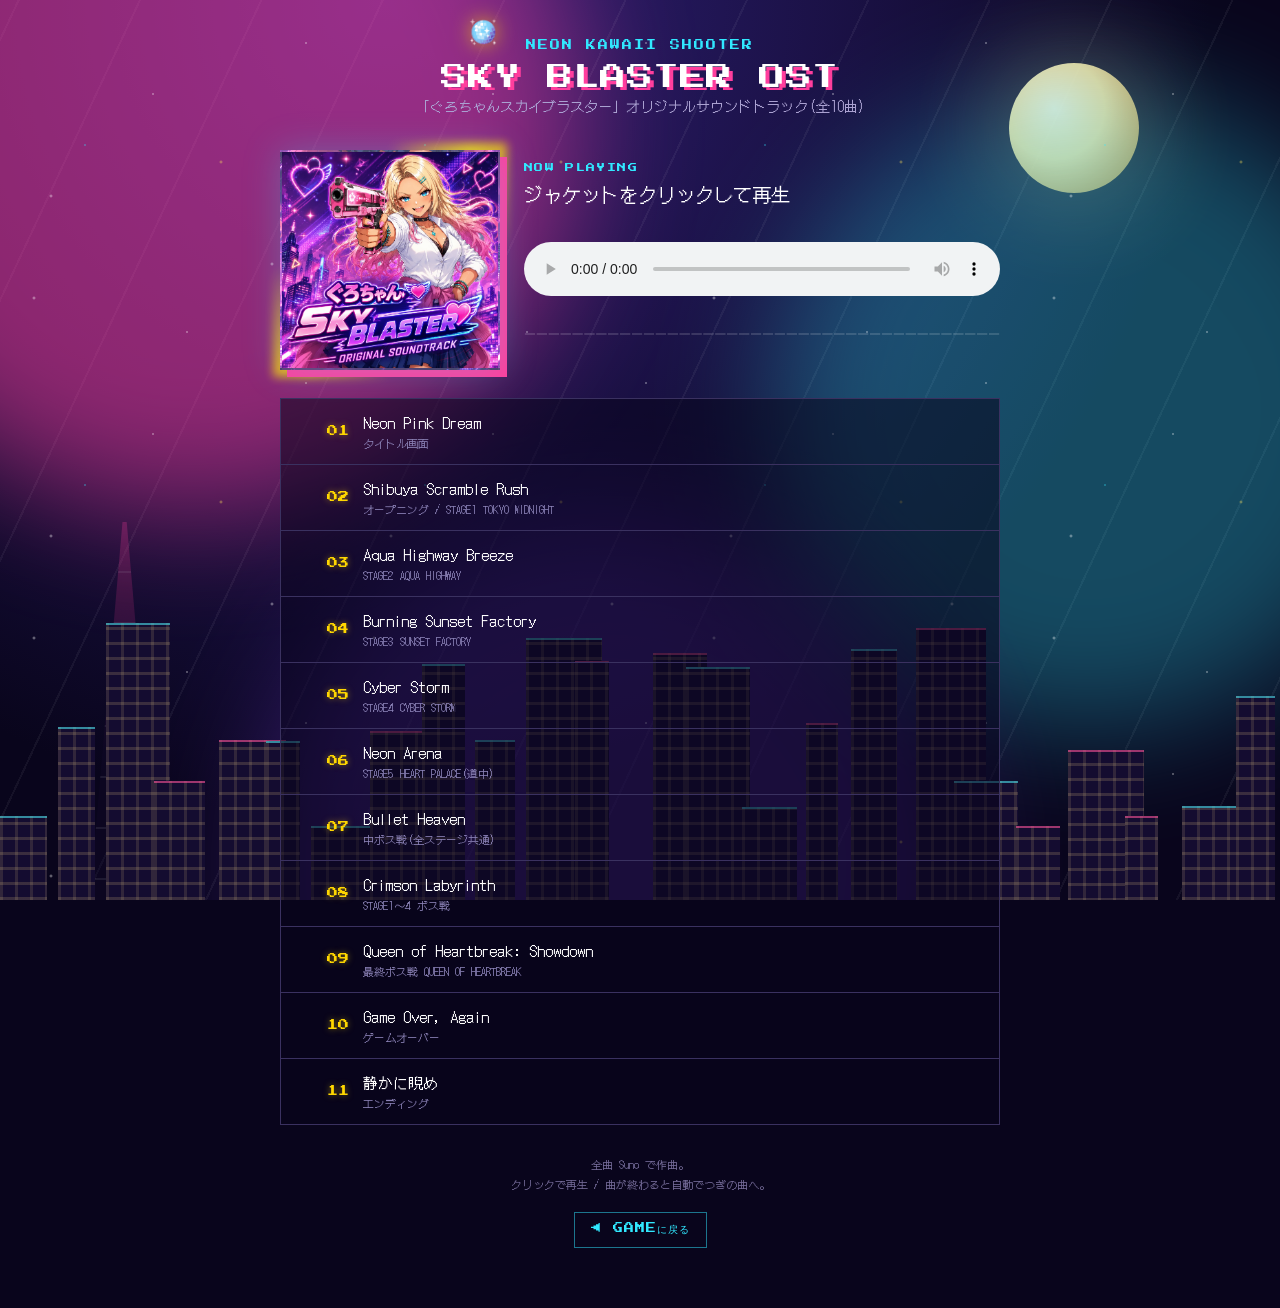
<file: soundtrack.html>
<!doctype html>
<html lang="ja">
  <head>
    <meta charset="UTF-8" />
    <meta name="viewport" content="width=device-width, initial-scale=1" />
    <meta name="theme-color" content="#120b2e" />
    <meta name="robots" content="noindex, nofollow" />
    <title>GRO-CHAN SKY BLASTER ✦ SOUNDTRACK</title>
    <style>
      @import url('https://fonts.googleapis.com/css2?family=DotGothic16&family=Press+Start+2P&display=swap');

      :root { --pink: #ff3e9d; --cyan: #31e8ff; --yellow: #ffe15a; --gold: #ffd700; }
      * { box-sizing: border-box; }
      html, body {
        margin: 0; min-height: 100%;
        background: #09051c;
        color: white; font-family: "DotGothic16", monospace;
        overflow-x: hidden;
      }

      /* Animated backdrop, built from the same visual language as the game's
         title screen: a soft moon, a tower silhouette, a drifting neon-lit
         skyline, diagonal light rays, glow blobs and a slow starfield. */
      .bg {
        position: fixed; inset: 0; z-index: 0; overflow: hidden;
        background: radial-gradient(circle at 30% 0%, #302078, #09051c 65%);
      }
      .bg .rays {
        position: absolute; inset: -20% -30%;
        background: repeating-linear-gradient(115deg, rgba(255,255,255,.05) 0 2px, transparent 2px 110px);
        animation: raysPan 46s linear infinite;
      }
      @keyframes raysPan { from { transform: translateX(0); } to { transform: translateX(320px); } }
      .bg .moon {
        position: absolute; top: 7%; right: 11%; width: 130px; height: 130px; border-radius: 50%;
        background: radial-gradient(circle at 35% 35%, #fffce0, #ffe9a8 42%, #d8ab5e 78%, transparent 80%);
        box-shadow: 0 0 90px 22px rgba(255, 230, 150, .22);
        opacity: .9;
      }
      .bg .tower {
        position: absolute; left: 7%; bottom: 0; width: 70px; height: 42vh;
        clip-path: polygon(47% 0%, 53% 0%, 100% 100%, 0% 100%);
        background: linear-gradient(180deg, rgba(255,62,157,.5), rgba(20,10,45,.65) 60%);
        opacity: .5;
      }
      .bg .tower::before {
        content: ''; position: absolute; inset: 0;
        background: repeating-linear-gradient(180deg, transparent 0 13%, rgba(255,255,255,.16) 13% calc(13% + 2px));
      }
      .bg .glow { position: absolute; border-radius: 50%; filter: blur(60px); opacity: .5; }
      .bg .glow.a { width: 60vw; height: 60vw; left: -15vw; top: -20vw; background: #ff3e9d; animation: drift1 22s ease-in-out infinite; }
      .bg .glow.b { width: 50vw; height: 50vw; right: -10vw; top: 10vh; background: #31e8ff; opacity: .3; animation: drift2 26s ease-in-out infinite; }
      .bg .glow.c { width: 55vw; height: 55vw; left: 20vw; bottom: -25vw; background: #7b3fe4; opacity: .35; animation: drift3 30s ease-in-out infinite; }
      @keyframes drift1 { 0%,100% { transform: translate(0,0) scale(1); } 50% { transform: translate(6vw,8vh) scale(1.15); } }
      @keyframes drift2 { 0%,100% { transform: translate(0,0) scale(1); } 50% { transform: translate(-8vw,4vh) scale(1.1); } }
      @keyframes drift3 { 0%,100% { transform: translate(0,0) scale(1); } 50% { transform: translate(5vw,-6vh) scale(1.08); } }
      .bg .stars {
        position: absolute; inset: -50% 0 0 0; height: 200%;
        background-image:
          radial-gradient(2px 2px at 10% 20%, #fff, transparent),
          radial-gradient(2px 2px at 80% 10%, #fff, transparent),
          radial-gradient(1.5px 1.5px at 45% 60%, #fff, transparent),
          radial-gradient(2px 2px at 65% 80%, #ffe15a, transparent),
          radial-gradient(1.5px 1.5px at 25% 75%, #31e8ff, transparent),
          radial-gradient(1.5px 1.5px at 90% 45%, #fff, transparent),
          radial-gradient(2px 2px at 15% 90%, #fff, transparent),
          radial-gradient(1.5px 1.5px at 55% 30%, #fff, transparent);
        background-repeat: repeat; background-size: 340px 340px;
        opacity: .55; animation: starDrift 60s linear infinite;
      }
      @keyframes starDrift { from { transform: translateY(0); } to { transform: translateY(340px); } }

      /* Bubble-era glitz: rising gold/pink/cyan bubbles + twinkling sparkles,
         a spinning disco ball, and a shimmer sweep across the wordmark. */
      .bg .bubble {
        position: absolute; bottom: -60px; border-radius: 50%;
        border: 1px solid rgba(255,223,120,.65);
        background: radial-gradient(circle at 32% 28%, rgba(255,255,255,.95), rgba(255,215,0,.55) 40%, rgba(255,180,60,.2) 65%, transparent 78%);
        animation: bubbleRise linear infinite, bubbleTwinkle 2.6s ease-in-out infinite;
      }
      @keyframes bubbleRise { from { transform: translateY(0); } to { transform: translateY(-115vh); } }
      @keyframes bubbleTwinkle { 0%, 100% { opacity: .35; } 50% { opacity: .9; } }

      .discoball {
        position: absolute; top: 18px; left: 50%; margin-left: -172px;
        font-size: 24px; line-height: 1; filter: drop-shadow(0 0 10px rgba(255,215,0,.7));
        animation: discoSpin 5s linear infinite, discoBob 2.6s ease-in-out infinite;
      }
      @keyframes discoSpin { from { transform: rotate(0deg); } to { transform: rotate(360deg); } }
      @keyframes discoBob { 0%, 100% { margin-top: 0; } 50% { margin-top: -6px; } }
      #bubbles { position: absolute; inset: 0; }

      /* Neon skyline: generated buildings anchored to the bottom, echoing the
         in-game city backdrop. Each gets a random height/width and a lit
         window grid tinted pink or cyan. */
      .bg .skyline { position: absolute; left: 0; right: 0; bottom: 0; height: 38vh; }
      .bg .building {
        position: absolute; bottom: 0; background-color: #140c30;
        border-top: 2px solid var(--accent, rgba(255,255,255,.25));
        background-image:
          repeating-linear-gradient(0deg, rgba(255,222,140,.16) 0 3px, transparent 3px 15px),
          repeating-linear-gradient(90deg, rgba(255,222,140,.12) 0 3px, transparent 3px 15px);
        transform-origin: center bottom; will-change: transform;
      }

      .wrap { position: relative; max-width: 760px; margin: 0 auto; padding: 40px 20px 60px; }
      .eyebrow { color: var(--cyan); font: 10px "Press Start 2P", monospace; letter-spacing: .2em; text-align: center; }
      h1 {
        position: relative; overflow: hidden;
        margin: 14px 0 6px; text-align: center; font: 26px "Press Start 2P", monospace;
        color: white; text-shadow: 4px 4px 0 var(--pink); letter-spacing: .02em;
      }
      h1::after {
        content: ''; position: absolute; top: 0; left: -60%; width: 45%; height: 100%;
        background: linear-gradient(100deg, transparent, rgba(255,255,255,.85), rgba(255,215,0,.85), transparent);
        transform: skewX(-20deg); mix-blend-mode: overlay;
        animation: shimmerSweep 3.6s ease-in-out infinite;
      }
      @keyframes shimmerSweep { 0% { left: -60%; } 55%, 100% { left: 130%; } }
      .sub { text-align: center; color: #aaa1d1; font-size: 14px; margin: 0 0 34px; }

      /* Album jacket: click to play/pause the current track. Pulses with a
         soft glow while playing, shows a play/pause glyph on hover so it
         reads as a button (no spin — there's a wordmark on it to keep upright). */
      .player-panel { display: flex; gap: 24px; align-items: center; margin-bottom: 28px; flex-wrap: wrap; }
      .jacket-frame { position: relative; width: 220px; height: 220px; flex: none; }
      .jacket-frame::before {
        content: ''; position: absolute; inset: -7px;
        background: conic-gradient(from 0deg,
          transparent 0%, var(--gold) 10%, transparent 24%,
          transparent 50%, var(--gold) 60%, transparent 74%, transparent 100%);
        filter: blur(5px); opacity: .9; animation: goldSpin 6s linear infinite;
      }
      @keyframes goldSpin { from { transform: rotate(0deg); } to { transform: rotate(360deg); } }
      .jacket {
        width: 100%; height: 100%; cursor: pointer; position: relative; overflow: hidden;
        background-image: url('assets/images/ost_jacket.webp');
        background-size: cover; background-position: center;
        box-shadow: 0 0 34px rgba(49, 232, 255, .25), 7px 7px 0 var(--pink);
        border: 2px solid rgba(255, 255, 255, .25);
        transition: transform .15s, box-shadow .4s;
      }
      .jacket:hover { transform: translate(-2px, -2px); }
      .jacket:active { transform: translate(1px, 1px); }
      .jacket.is-playing { animation: jacketPulse 2.4s ease-in-out infinite; }
      @keyframes jacketPulse {
        0%, 100% { box-shadow: 0 0 34px rgba(49, 232, 255, .25), 7px 7px 0 var(--pink); }
        50% { box-shadow: 0 0 52px rgba(49, 232, 255, .5), 7px 7px 0 var(--pink); }
      }
      .jacket .glyph {
        position: absolute; inset: 0; display: flex; align-items: center; justify-content: center;
        background: rgba(9, 5, 28, 0); color: white; font-size: 34px; opacity: 0; transition: opacity .15s, background .15s;
      }
      .jacket:hover .glyph, .jacket:focus-visible .glyph { opacity: 1; background: rgba(9, 5, 28, .35); }

      .now-playing { flex: 1; min-width: 220px; }
      .now-playing .label { color: var(--cyan); font: 9px "Press Start 2P", monospace; letter-spacing: .15em; }
      .now-playing .title { margin: 8px 0 2px; font-size: 19px; color: white; }
      .now-playing .scene { color: #bdb5e0; font-size: 13px; margin: 0 0 14px; }
      audio { width: 100%; filter: invert(0); }
      #visualizer { display: block; width: 100%; height: 46px; margin-top: 10px; }

      .tracklist { position: relative; list-style: none; margin: 0; padding: 0; border: 1px solid #3a3160; background: rgba(9,5,28,.55); }
      .track {
        display: flex; align-items: center; gap: 14px;
        padding: 13px 16px; cursor: pointer;
        border-bottom: 1px solid #3a3160;
        transition: background .12s;
      }
      .track:last-child { border-bottom: none; }
      .track:hover { background: rgba(255, 62, 157, .14); }
      .track.is-active { background: rgba(49, 232, 255, .16); box-shadow: inset 3px 0 0 var(--gold); }
      .track .num { color: var(--gold); font: 11px "Press Start 2P", monospace; min-width: 22px; text-shadow: 0 0 6px rgba(255,215,0,.5); }
      .track .info { flex: 1; min-width: 0; }
      .track .name { color: white; font-size: 15px; }
      .track .scene-tag { color: #8d84b8; font-size: 11px; margin-top: 2px; }
      .track .playmark { color: var(--pink); font-size: 13px; width: 16px; text-align: center; }

      footer { position: relative; margin-top: 30px; text-align: center; }
      footer p { color: #756c99; font-size: 11px; line-height: 1.8; }
      .back-link {
        display: inline-block; margin-top: 6px; color: var(--cyan); text-decoration: none;
        font: 10px "Press Start 2P", monospace; letter-spacing: .1em; border: 1px solid rgba(49,232,255,.5);
        padding: 10px 16px;
      }
      .back-link:hover { color: white; border-color: white; }
    </style>
  </head>
  <body>
    <div class="bg">
      <div class="rays"></div>
      <div class="moon"></div>
      <div class="tower"></div>
      <div class="glow a"></div>
      <div class="glow b"></div>
      <div class="glow c"></div>
      <div class="stars"></div>
      <div class="skyline" id="skyline"></div>
      <div class="discoball">🪩</div>
      <div id="bubbles"></div>
    </div>

    <div class="wrap">
      <div class="eyebrow">NEON KAWAII SHOOTER</div>
      <h1>SKY BLASTER OST</h1>
      <p class="sub">「ぐろちゃんスカイブラスター」オリジナルサウンドトラック(全10曲)</p>

      <div class="player-panel">
        <div class="jacket-frame">
          <div class="jacket" id="jacket" role="button" tabindex="0" aria-label="再生・一時停止">
            <div class="glyph" id="jacketGlyph">▶</div>
          </div>
        </div>
        <div class="now-playing">
          <div class="label">NOW PLAYING</div>
          <div class="title" id="npTitle">ジャケットをクリックして再生</div>
          <div class="scene" id="npScene">&nbsp;</div>
          <audio id="player" controls></audio>
          <canvas id="visualizer" width="600" height="92"></canvas>
        </div>
      </div>

      <ul class="tracklist" id="tracklist"></ul>

      <footer>
        <p>全曲 Suno で作曲。<br />クリックで再生 / 曲が終わると自動でつぎの曲へ。</p>
        <a class="back-link" href="index.html">◀ GAMEに戻る</a>
      </footer>
    </div>

    <script>
      const TRACKS = [
        { file: 'Neon Pink Dreams.mp3', title: 'Neon Pink Dream', scene: 'タイトル画面' },
        { file: 'Neon Arcade Rush.mp3', title: 'Shibuya Scramble Rush', scene: 'オープニング / STAGE1 TOKYO MIDNIGHT' },
        { file: 'Aqua Highway Breeze.mp3', title: 'Aqua Highway Breeze', scene: 'STAGE2 AQUA HIGHWAY' },
        { file: 'Burning Sunset Factory.mp3', title: 'Burning Sunset Factory', scene: 'STAGE3 SUNSET FACTORY' },
        { file: 'Neon Demoness.mp3', title: 'Cyber Storm', scene: 'STAGE4 CYBER STORM' },
        { file: 'Neon Arena.mp3', title: 'Neon Arena', scene: 'STAGE5 HEART PALACE(道中)' },
        { file: 'Neon Bullet Heaven.mp3', title: 'Bullet Heaven', scene: '中ボス戦(全ステージ共通)' },
        { file: 'The Crimson Labyrinth.mp3', title: 'Crimson Labyrinth', scene: 'STAGE1〜4 ボス戦' },
        { file: 'Red Planet Showdown.mp3', title: 'Queen of Heartbreak: Showdown', scene: '最終ボス戦 QUEEN OF HEARTBREAK' },
        { file: 'Game Over, Again.mp3', title: 'Game Over, Again', scene: 'ゲームオーバー' },
        { file: '静かに睨め.mp3', title: '静かに睨め', scene: 'エンディング' },
      ];

      const player = document.querySelector('#player');
      const npTitle = document.querySelector('#npTitle');
      const npScene = document.querySelector('#npScene');
      const list = document.querySelector('#tracklist');
      const jacket = document.querySelector('#jacket');
      const jacketGlyph = document.querySelector('#jacketGlyph');
      let current = -1;

      // Neon skyline: random-height buildings anchored to the bottom of the
      // viewport, echoing the game's procedural city backdrop. Kept in
      // `buildings` so the audio loop below can grow/shrink them like a
      // giant equalizer synced to the currently playing track.
      const buildings = [];
      (function buildSkyline() {
        const skyline = document.querySelector('#skyline');
        const count = 24;
        for (let i = 0; i < count; i++) {
          const b = document.createElement('div');
          b.className = 'building';
          const w = 32 + Math.random() * 46;
          const h = 70 + Math.random() * 210;
          b.style.width = w + 'px';
          b.style.height = h + 'px';
          b.style.left = ((i / count) * 100 + (Math.random() * 2 - 1)) + '%';
          b.style.setProperty('--accent', Math.random() < .5 ? 'rgba(49,232,255,.5)' : 'rgba(255,62,157,.5)');
          skyline.appendChild(b);
          buildings.push({ el: b, scale: 1 });
        }
      })();

      // Bubble-era glitz: a slow rise of gold/white bubbles, staggered so the
      // sky never empties out.
      (function buildBubbles() {
        const layer = document.querySelector('#bubbles');
        const count = 22;
        for (let i = 0; i < count; i++) {
          const b = document.createElement('div');
          b.className = 'bubble';
          const size = 8 + Math.random() * 22;
          b.style.width = size + 'px';
          b.style.height = size + 'px';
          b.style.left = (Math.random() * 100) + '%';
          const dur = 10 + Math.random() * 14;
          b.style.animationDuration = dur + 's, ' + (2 + Math.random() * 2) + 's';
          b.style.animationDelay = (-Math.random() * dur) + 's, ' + (-Math.random() * 3) + 's';
          layer.appendChild(b);
        }
      })();

      // Audio-reactive equalizer bars, drawn from a Web Audio AnalyserNode
      // tapped off the <audio> element. Idles as a flat line when nothing
      // is playing.
      const viz = document.querySelector('#visualizer');
      const vctx = viz.getContext('2d');
      let audioCtx, analyser, freqData;
      const BAR_COUNT = 40;

      function ensureAudioGraph() {
        if (audioCtx) { if (audioCtx.state === 'suspended') audioCtx.resume(); return; }
        audioCtx = new (window.AudioContext || window.webkitAudioContext)();
        const source = audioCtx.createMediaElementSource(player);
        analyser = audioCtx.createAnalyser();
        analyser.fftSize = 128;
        analyser.smoothingTimeConstant = .82;
        freqData = new Uint8Array(analyser.frequencyBinCount);
        source.connect(analyser);
        analyser.connect(audioCtx.destination);
      }

      function drawViz() {
        requestAnimationFrame(drawViz);
        const w = viz.width, h = viz.height, mid = h / 2;
        const barW = w / BAR_COUNT;
        vctx.clearRect(0, 0, w, h);
        const playing = analyser && !player.paused;
        if (playing) analyser.getByteFrequencyData(freqData);
        const step = analyser ? Math.floor(freqData.length / BAR_COUNT) : 0;
        for (let i = 0; i < BAR_COUNT; i++) {
          const v = playing ? freqData[i * step] / 255 : 0;
          const barH = Math.max(2, v * (mid - 4));
          const x = i * barW + 1;
          const grad = vctx.createLinearGradient(0, mid - barH, 0, mid + barH);
          grad.addColorStop(0, '#31e8ff');
          grad.addColorStop(1, '#ff3e9d');
          vctx.fillStyle = playing ? grad : 'rgba(255,255,255,.14)';
          vctx.fillRect(x, mid - barH, barW - 2, barH * 2);
        }
        updateSkyline(playing);
      }
      drawViz();

      // The city skyline doubles as a second, ambient equalizer: each
      // building's height pulses with its own slice of the spectrum, easing
      // back to its base height when nothing is playing.
      function updateSkyline(playing) {
        const bStep = analyser ? Math.floor(freqData.length / buildings.length) : 0;
        buildings.forEach((b, i) => {
          const v = playing ? freqData[i * bStep] / 255 : 0;
          const target = 1 + v * .6;
          b.scale += (target - b.scale) * .18;
          b.el.style.transform = `scaleY(${b.scale})`;
        });
      }

      TRACKS.forEach((t, i) => {
        const li = document.createElement('li');
        li.className = 'track';
        li.innerHTML = `<span class="playmark"></span><span class="num">${String(i + 1).padStart(2, '0')}</span>` +
          `<span class="info"><div class="name">${t.title}</div><div class="scene-tag">${t.scene}</div></span>`;
        li.addEventListener('click', () => playTrack(i));
        list.appendChild(li);
      });

      function playTrack(i) {
        current = i;
        const t = TRACKS[i];
        player.src = 'assets/bgm/' + encodeURIComponent(t.file);
        ensureAudioGraph();
        player.play().catch(() => {});
        npTitle.textContent = t.title;
        npScene.textContent = t.scene;
        [...list.children].forEach((li, idx) => {
          li.classList.toggle('is-active', idx === i);
          li.querySelector('.playmark').textContent = idx === i ? '▶' : '';
        });
      }

      // The jacket doubles as the play/pause button: first click starts track 1,
      // afterwards it toggles whichever track is currently loaded.
      function toggleFromJacket() {
        if (current === -1) { playTrack(0); return; }
        if (player.paused) { ensureAudioGraph(); player.play().catch(() => {}); } else player.pause();
      }
      jacket.addEventListener('click', toggleFromJacket);
      jacket.addEventListener('keydown', e => { if (e.code === 'Enter' || e.code === 'Space') { e.preventDefault(); toggleFromJacket(); } });

      player.addEventListener('play', () => { jacket.classList.add('is-playing'); jacketGlyph.textContent = '❚❚'; });
      player.addEventListener('pause', () => { jacket.classList.remove('is-playing'); jacketGlyph.textContent = '▶'; });
      player.addEventListener('ended', () => playTrack((current + 1) % TRACKS.length));
    </script>
  </body>
</html>
</file>
